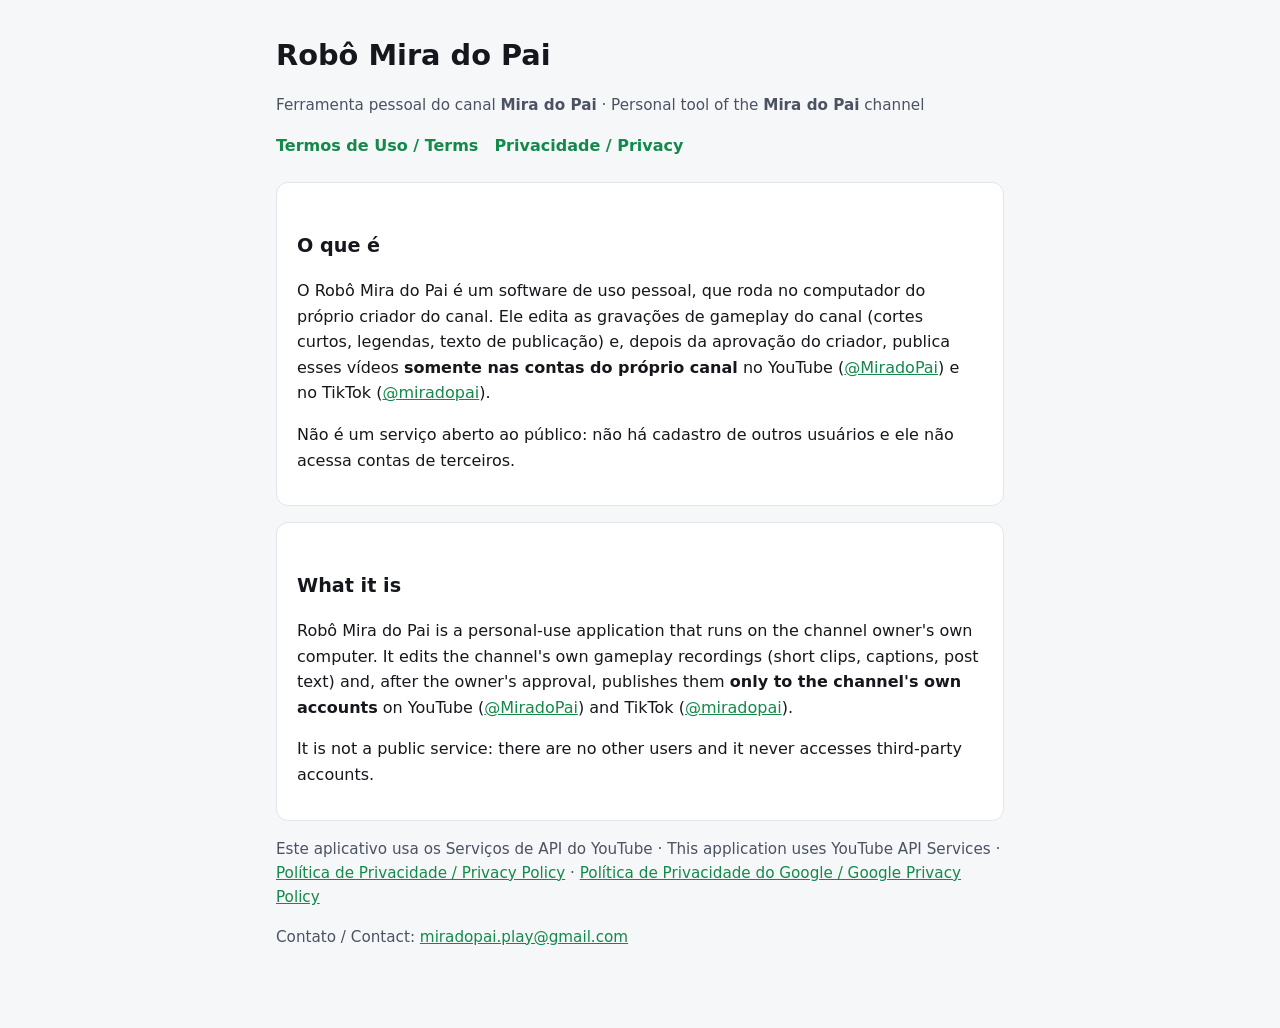
<file: index.html>
<!doctype html>
<html lang="pt-BR">
<head>
<meta charset="utf-8">
<meta name="viewport" content="width=device-width, initial-scale=1">
<title>Robô Mira do Pai</title>
<meta name="description" content="Ferramenta pessoal do canal Mira do Pai para editar e publicar os próprios vídeos de gameplay.">
<link rel="stylesheet" href="estilo.css">
</head>
<body>
<main>
<header>
  <h1>Robô Mira do Pai</h1>
  <p class="suave">Ferramenta pessoal do canal <strong>Mira do Pai</strong> · Personal tool of the <strong>Mira do Pai</strong> channel</p>
  <nav><a href="termos.html">Termos de Uso / Terms</a><a href="privacidade.html">Privacidade / Privacy</a></nav>
</header>

<div class="cartao">
  <h2>O que é</h2>
  <p>O Robô Mira do Pai é um software de uso pessoal, que roda no computador do próprio criador do canal. Ele edita
  as gravações de gameplay do canal (cortes curtos, legendas, texto de publicação) e, depois da aprovação do
  criador, publica esses vídeos <strong>somente nas contas do próprio canal</strong> no YouTube
  (<a href="https://www.youtube.com/@MiradoPai">@MiradoPai</a>) e no TikTok
  (<a href="https://www.tiktok.com/@miradopai">@miradopai</a>).</p>
  <p>Não é um serviço aberto ao público: não há cadastro de outros usuários e ele não acessa contas de terceiros.</p>
</div>

<div class="cartao">
  <h2>What it is</h2>
  <p>Robô Mira do Pai is a personal-use application that runs on the channel owner's own computer. It edits the
  channel's own gameplay recordings (short clips, captions, post text) and, after the owner's approval, publishes
  them <strong>only to the channel's own accounts</strong> on YouTube
  (<a href="https://www.youtube.com/@MiradoPai">@MiradoPai</a>) and TikTok
  (<a href="https://www.tiktok.com/@miradopai">@miradopai</a>).</p>
  <p>It is not a public service: there are no other users and it never accesses third-party accounts.</p>
</div>

<p class="suave">Este aplicativo usa os Serviços de API do YouTube · This application uses YouTube API Services ·
<a href="privacidade.html">Política de Privacidade / Privacy Policy</a> ·
<a href="https://www.google.com/policies/privacy">Política de Privacidade do Google / Google Privacy Policy</a></p>
<p class="suave">Contato / Contact: <a href="mailto:miradopai.play@gmail.com">miradopai.play@gmail.com</a></p>
</main>
</body>
</html>
</file>
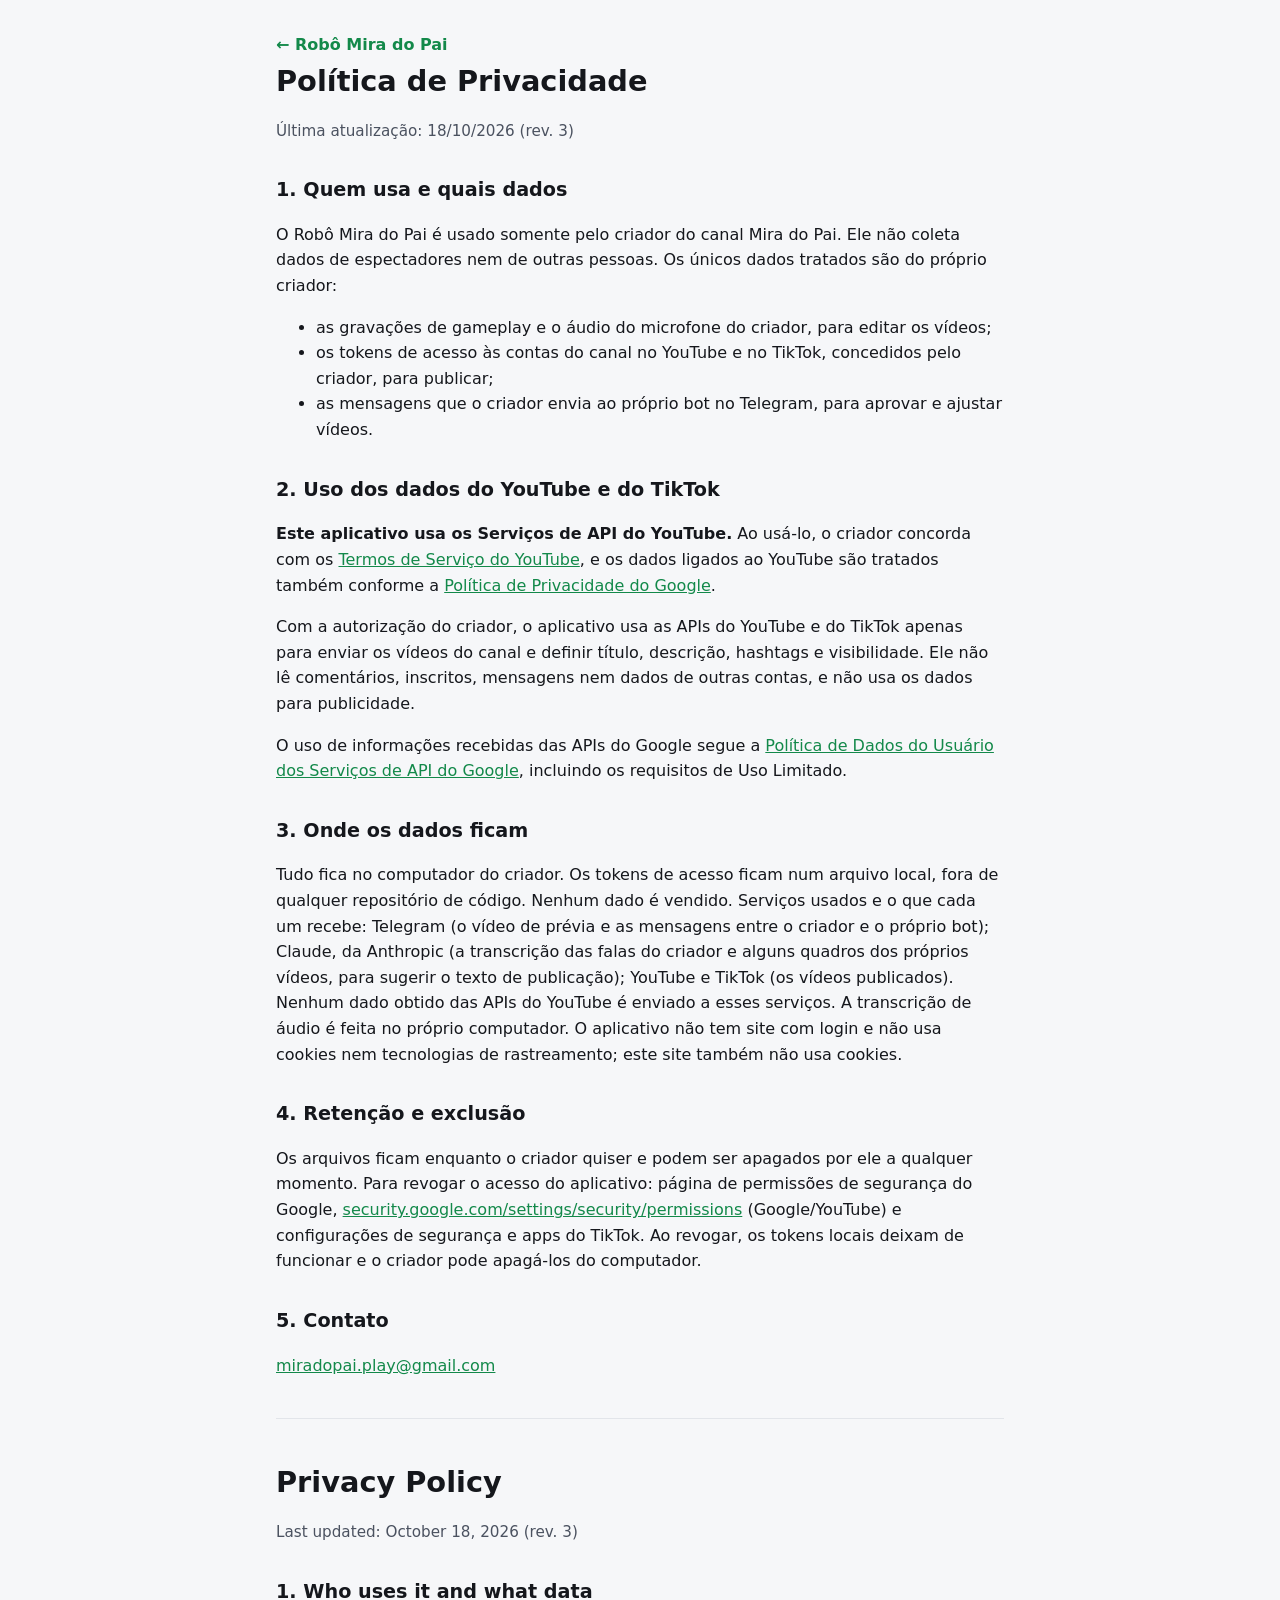
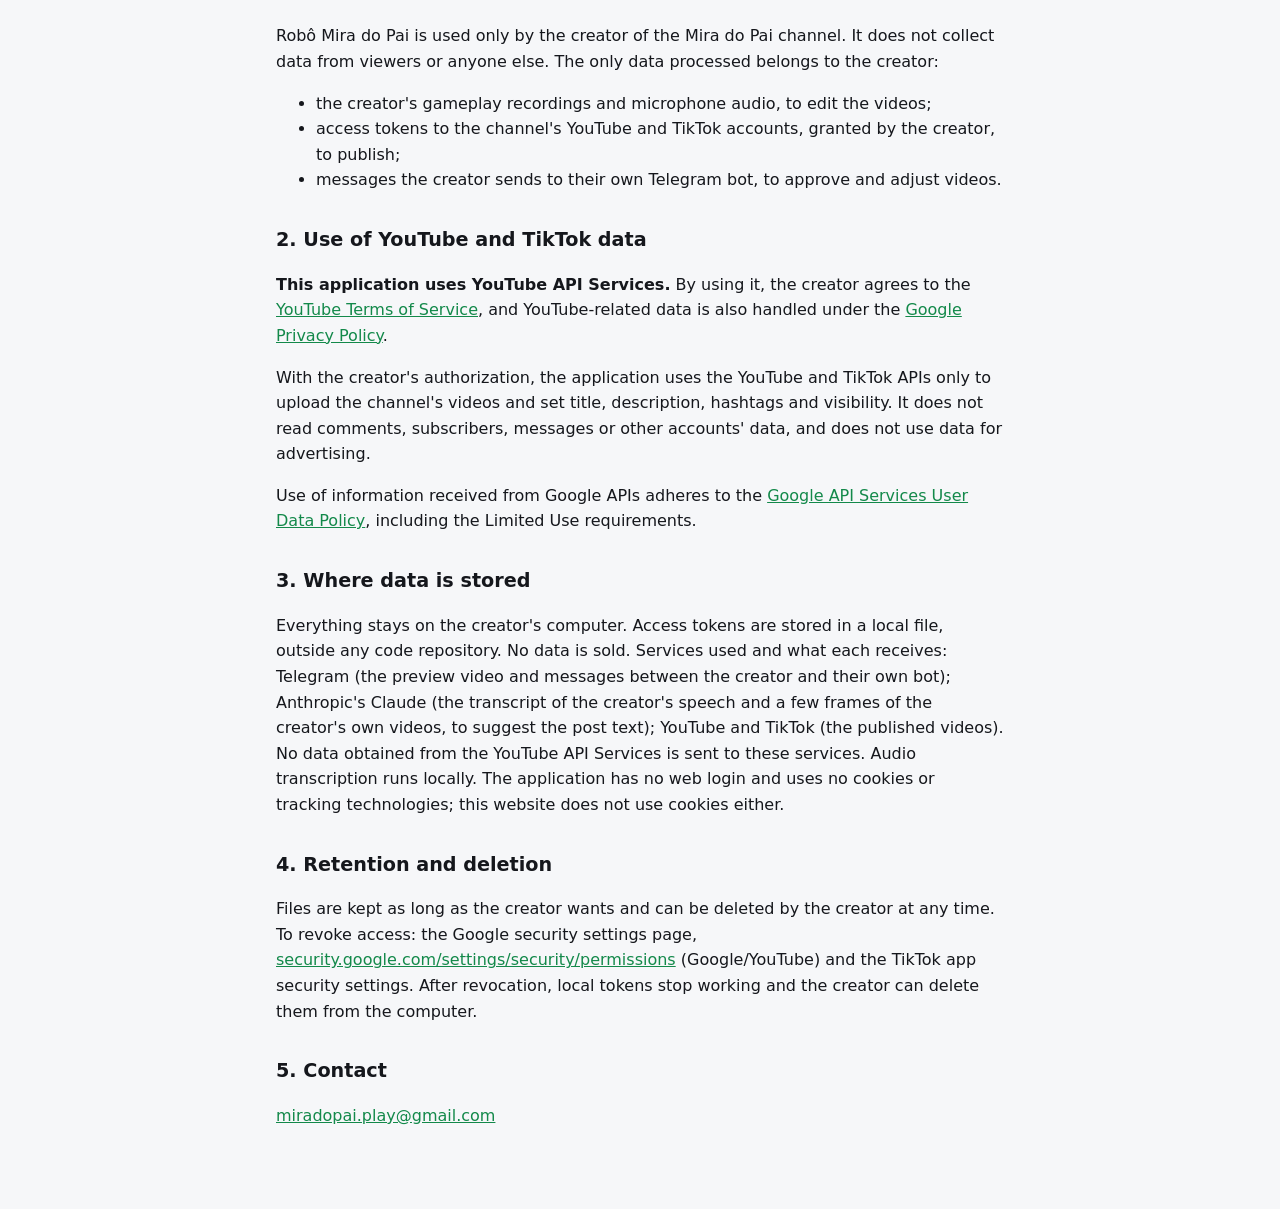
<file: privacidade.html>
<!doctype html>
<html lang="pt-BR">
<head>
<meta charset="utf-8">
<meta name="viewport" content="width=device-width, initial-scale=1">
<title>Política de Privacidade</title>
<meta name="description" content="Política de Privacidade do Robô Mira do Pai.">
<link rel="stylesheet" href="estilo.css">
</head>
<body>
<main>
<header>
  <a href="index.html">← Robô Mira do Pai</a>
  <h1>Política de Privacidade</h1>
  <p class="suave">Última atualização: 18/10/2026 (rev. 3)</p>
</header>

<h2>1. Quem usa e quais dados</h2>
<p>O Robô Mira do Pai é usado somente pelo criador do canal Mira do Pai. Ele não coleta dados de espectadores nem de
outras pessoas. Os únicos dados tratados são do próprio criador:</p>
<ul>
  <li>as gravações de gameplay e o áudio do microfone do criador, para editar os vídeos;</li>
  <li>os tokens de acesso às contas do canal no YouTube e no TikTok, concedidos pelo criador, para publicar;</li>
  <li>as mensagens que o criador envia ao próprio bot no Telegram, para aprovar e ajustar vídeos.</li>
</ul>

<h2>2. Uso dos dados do YouTube e do TikTok</h2>
<p><strong>Este aplicativo usa os Serviços de API do YouTube.</strong> Ao usá-lo, o criador concorda com os
<a href="https://www.youtube.com/t/terms">Termos de Serviço do YouTube</a>, e os dados ligados ao YouTube são tratados
também conforme a <a href="https://www.google.com/policies/privacy">Política de Privacidade do Google</a>.</p>
<p>Com a autorização do criador, o aplicativo usa as APIs do YouTube e do TikTok apenas para enviar os vídeos do canal
e definir título, descrição, hashtags e visibilidade. Ele não lê comentários, inscritos, mensagens nem dados de outras
contas, e não usa os dados para publicidade.</p>
<p>O uso de informações recebidas das APIs do Google segue a
<a href="https://developers.google.com/terms/api-services-user-data-policy">Política de Dados do Usuário dos Serviços
de API do Google</a>, incluindo os requisitos de Uso Limitado.</p>

<h2>3. Onde os dados ficam</h2>
<p>Tudo fica no computador do criador. Os tokens de acesso ficam num arquivo local, fora de qualquer repositório de
código. Nenhum dado é vendido. Serviços usados e o que cada um recebe: Telegram (o vídeo de prévia e as mensagens entre o
criador e o próprio bot); Claude, da Anthropic (a transcrição das falas do criador e alguns quadros dos próprios vídeos, para sugerir o
texto de publicação); YouTube e TikTok (os vídeos publicados). Nenhum dado obtido das APIs do YouTube é enviado a esses
serviços. A transcrição de áudio é feita no próprio computador. O aplicativo não tem site com login e não usa cookies
nem tecnologias de rastreamento; este site também não usa cookies.</p>

<h2>4. Retenção e exclusão</h2>
<p>Os arquivos ficam enquanto o criador quiser e podem ser apagados por ele a qualquer momento. Para revogar o acesso
do aplicativo: página de permissões de segurança do Google,
<a href="https://security.google.com/settings/security/permissions">security.google.com/settings/security/permissions</a>
(Google/YouTube)
e configurações de segurança e apps do TikTok. Ao revogar, os tokens locais deixam de funcionar e o criador pode apagá-los do computador.</p>

<h2>5. Contato</h2>
<p><a href="mailto:miradopai.play@gmail.com">miradopai.play@gmail.com</a></p>

<hr>

<h1>Privacy Policy</h1>
<p class="suave">Last updated: October 18, 2026 (rev. 3)</p>
<h2>1. Who uses it and what data</h2>
<p>Robô Mira do Pai is used only by the creator of the Mira do Pai channel. It does not collect data from viewers or
anyone else. The only data processed belongs to the creator:</p>
<ul>
  <li>the creator's gameplay recordings and microphone audio, to edit the videos;</li>
  <li>access tokens to the channel's YouTube and TikTok accounts, granted by the creator, to publish;</li>
  <li>messages the creator sends to their own Telegram bot, to approve and adjust videos.</li>
</ul>
<h2>2. Use of YouTube and TikTok data</h2>
<p><strong>This application uses YouTube API Services.</strong> By using it, the creator agrees to the
<a href="https://www.youtube.com/t/terms">YouTube Terms of Service</a>, and YouTube-related data is also handled under the
<a href="https://www.google.com/policies/privacy">Google Privacy Policy</a>.</p>
<p>With the creator's authorization, the application uses the YouTube and TikTok APIs only to upload the channel's
videos and set title, description, hashtags and visibility. It does not read comments, subscribers, messages or other
accounts' data, and does not use data for advertising.</p>
<p>Use of information received from Google APIs adheres to the
<a href="https://developers.google.com/terms/api-services-user-data-policy">Google API Services User Data Policy</a>,
including the Limited Use requirements.</p>
<h2>3. Where data is stored</h2>
<p>Everything stays on the creator's computer. Access tokens are stored in a local file, outside any code repository.
No data is sold. Services used and what each receives: Telegram (the preview video and messages between the creator and
their own bot); Anthropic's Claude (the transcript of the creator's speech and a few frames of the creator's own videos, to
suggest the post text); YouTube and TikTok (the published videos). No data obtained from the YouTube API Services is
sent to these services. Audio transcription runs locally. The application has no web login and uses no cookies or
tracking technologies; this website does not use cookies either.</p>
<h2>4. Retention and deletion</h2>
<p>Files are kept as long as the creator wants and can be deleted by the creator at any time. To revoke access: the Google security settings page,
<a href="https://security.google.com/settings/security/permissions">security.google.com/settings/security/permissions</a>
(Google/YouTube) and the TikTok
app security settings. After revocation, local tokens stop working and the creator can delete them from the computer.</p>
<h2>5. Contact</h2>
<p><a href="mailto:miradopai.play@gmail.com">miradopai.play@gmail.com</a></p>
</main>
</body>
</html>
</file>
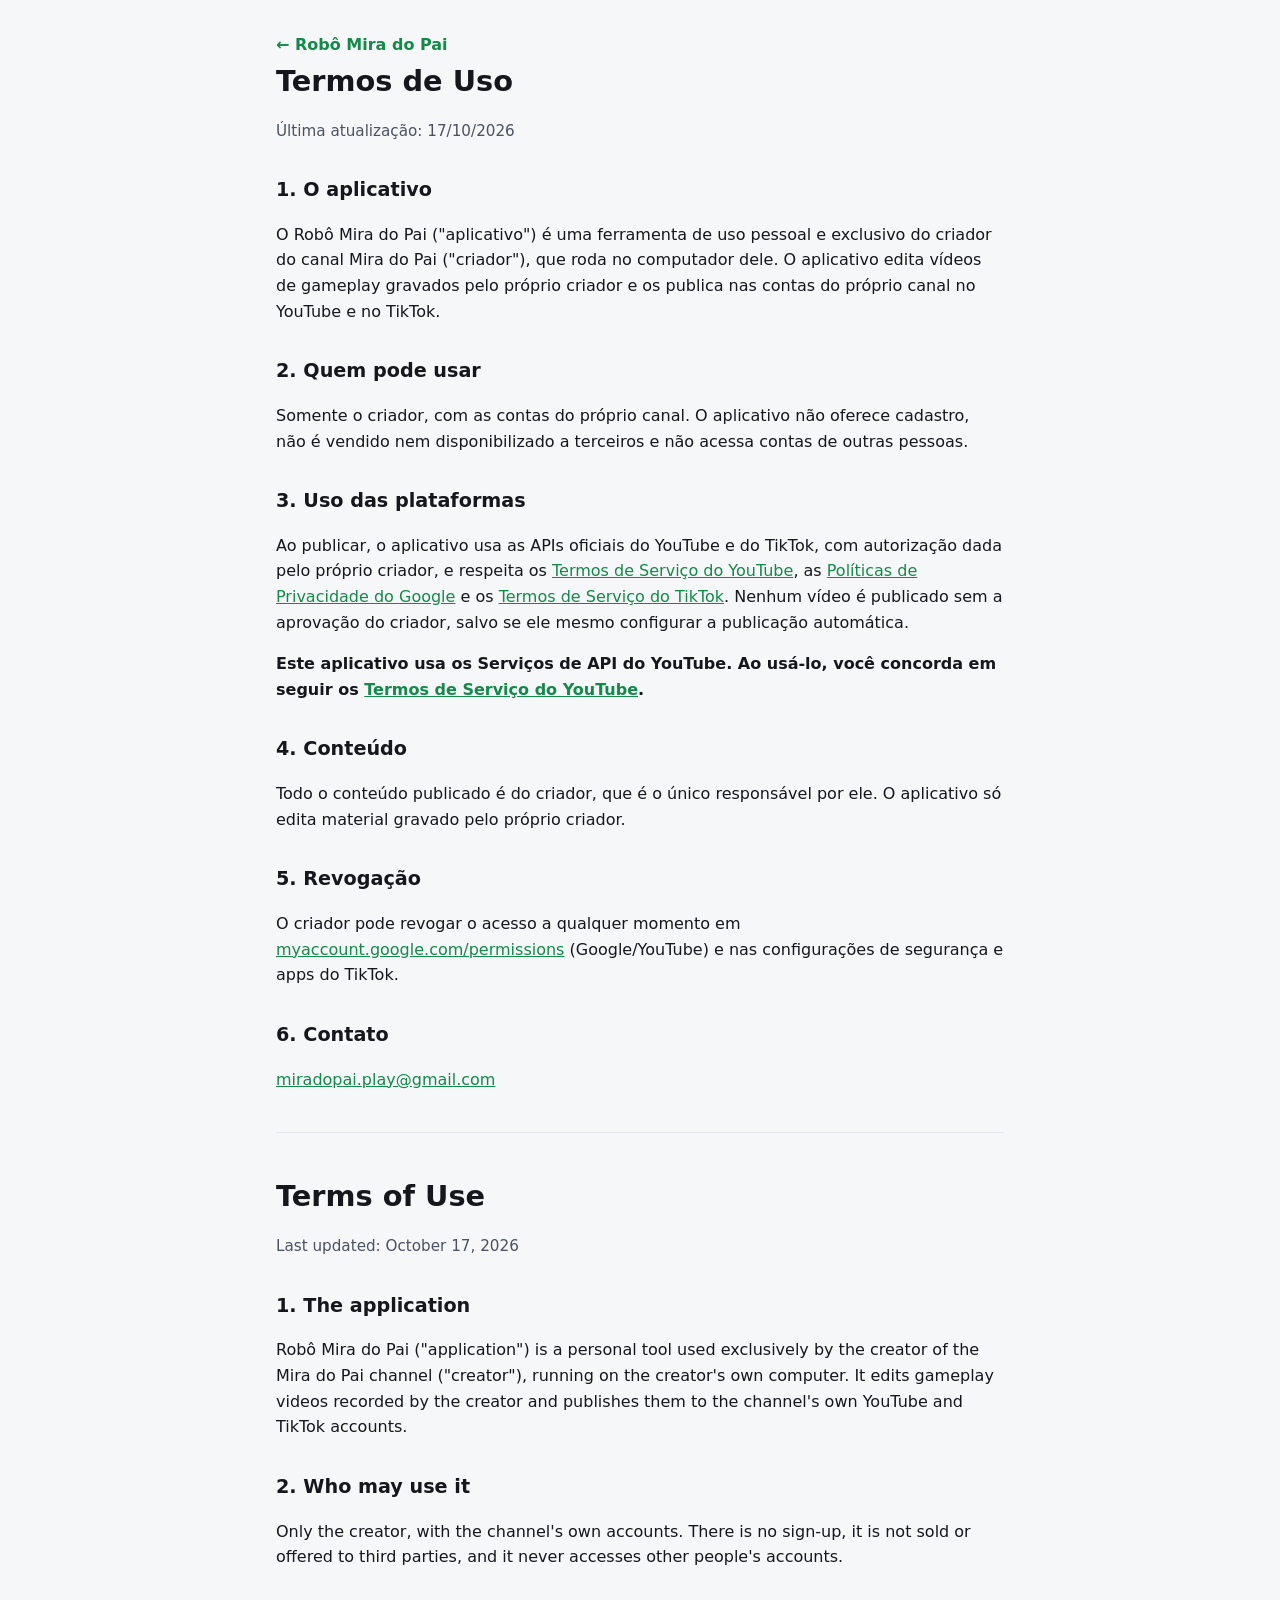
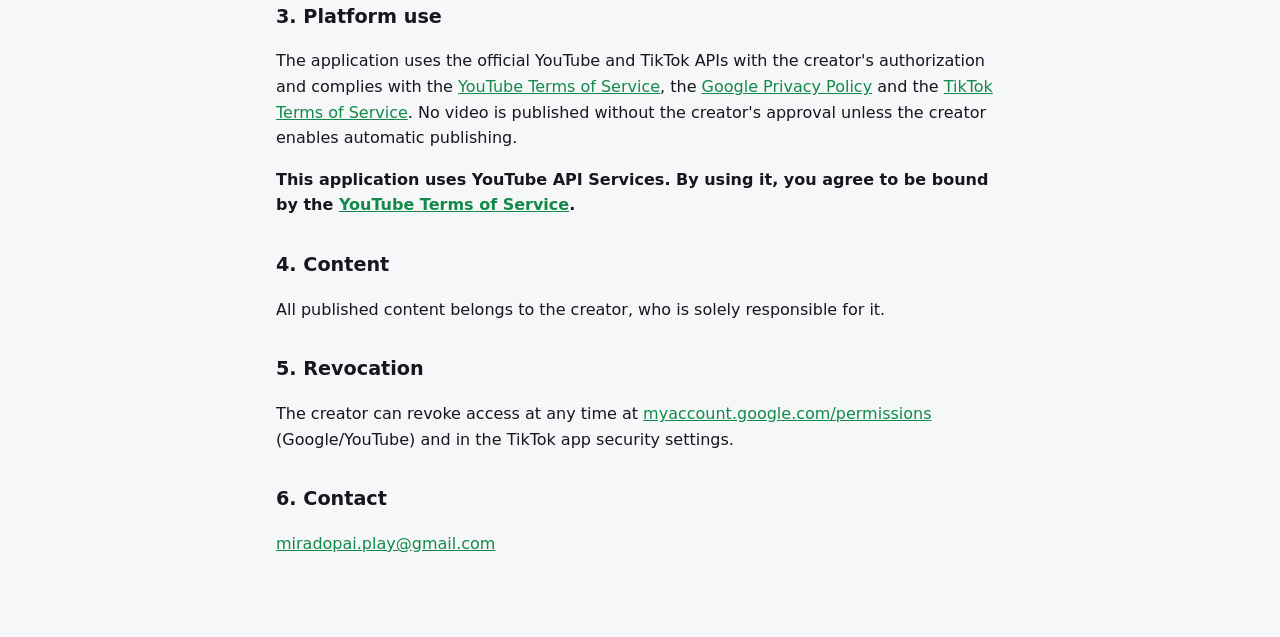
<file: termos.html>
<!doctype html>
<html lang="pt-BR">
<head>
<meta charset="utf-8">
<meta name="viewport" content="width=device-width, initial-scale=1">
<title>Termos de Uso</title>
<meta name="description" content="Termos de Uso do Robô Mira do Pai.">
<link rel="stylesheet" href="estilo.css">
</head>
<body>
<main>
<header>
  <a href="index.html">← Robô Mira do Pai</a>
  <h1>Termos de Uso</h1>
  <p class="suave">Última atualização: 17/10/2026</p>
</header>

<h2>1. O aplicativo</h2>
<p>O Robô Mira do Pai ("aplicativo") é uma ferramenta de uso pessoal e exclusivo do criador do canal Mira do Pai
("criador"), que roda no computador dele. O aplicativo edita vídeos de gameplay gravados pelo próprio criador e os
publica nas contas do próprio canal no YouTube e no TikTok.</p>

<h2>2. Quem pode usar</h2>
<p>Somente o criador, com as contas do próprio canal. O aplicativo não oferece cadastro, não é vendido nem
disponibilizado a terceiros e não acessa contas de outras pessoas.</p>

<h2>3. Uso das plataformas</h2>
<p>Ao publicar, o aplicativo usa as APIs oficiais do YouTube e do TikTok, com autorização dada pelo próprio criador,
e respeita os <a href="https://www.youtube.com/t/terms">Termos de Serviço do YouTube</a>, as
<a href="https://policies.google.com/privacy">Políticas de Privacidade do Google</a> e os
<a href="https://www.tiktok.com/legal/terms-of-service">Termos de Serviço do TikTok</a>. Nenhum vídeo é publicado
sem a aprovação do criador, salvo se ele mesmo configurar a publicação automática.</p>
<p><strong>Este aplicativo usa os Serviços de API do YouTube. Ao usá-lo, você concorda em seguir os
<a href="https://www.youtube.com/t/terms">Termos de Serviço do YouTube</a>.</strong></p>

<h2>4. Conteúdo</h2>
<p>Todo o conteúdo publicado é do criador, que é o único responsável por ele. O aplicativo só edita material gravado
pelo próprio criador.</p>

<h2>5. Revogação</h2>
<p>O criador pode revogar o acesso a qualquer momento em
<a href="https://myaccount.google.com/permissions">myaccount.google.com/permissions</a> (Google/YouTube) e nas
configurações de segurança e apps do TikTok.</p>

<h2>6. Contato</h2>
<p><a href="mailto:miradopai.play@gmail.com">miradopai.play@gmail.com</a></p>

<hr>

<h1>Terms of Use</h1>
<p class="suave">Last updated: October 17, 2026</p>
<h2>1. The application</h2>
<p>Robô Mira do Pai ("application") is a personal tool used exclusively by the creator of the Mira do Pai channel
("creator"), running on the creator's own computer. It edits gameplay videos recorded by the creator and publishes
them to the channel's own YouTube and TikTok accounts.</p>
<h2>2. Who may use it</h2>
<p>Only the creator, with the channel's own accounts. There is no sign-up, it is not sold or offered to third
parties, and it never accesses other people's accounts.</p>
<h2>3. Platform use</h2>
<p>The application uses the official YouTube and TikTok APIs with the creator's authorization and complies with the
<a href="https://www.youtube.com/t/terms">YouTube Terms of Service</a>, the
<a href="https://policies.google.com/privacy">Google Privacy Policy</a> and the
<a href="https://www.tiktok.com/legal/terms-of-service">TikTok Terms of Service</a>. No video is published without
the creator's approval unless the creator enables automatic publishing.</p>
<p><strong>This application uses YouTube API Services. By using it, you agree to be bound by the
<a href="https://www.youtube.com/t/terms">YouTube Terms of Service</a>.</strong></p>
<h2>4. Content</h2>
<p>All published content belongs to the creator, who is solely responsible for it.</p>
<h2>5. Revocation</h2>
<p>The creator can revoke access at any time at
<a href="https://myaccount.google.com/permissions">myaccount.google.com/permissions</a> (Google/YouTube) and in the
TikTok app security settings.</p>
<h2>6. Contact</h2>
<p><a href="mailto:miradopai.play@gmail.com">miradopai.play@gmail.com</a></p>
</main>
</body>
</html>
</file>
<file: estilo.css>
:root {
  --fundo: #0f1115;
  --texto: #e8eaf0;
  --suave: #a3a9b8;
  --destaque: #3ddc84;
  --cartao: #181b22;
  --borda: #262a33;
}
@media (prefers-color-scheme: light) {
  :root { --fundo: #f6f7f9; --texto: #15171c; --suave: #4b5260; --destaque: #13894a; --cartao: #ffffff; --borda: #e2e5ea; }
}
* { box-sizing: border-box; }
body {
  margin: 0; background: var(--fundo); color: var(--texto);
  font: 16px/1.6 system-ui, -apple-system, "Segoe UI", Roboto, sans-serif;
}
main { max-width: 760px; margin: 0 auto; padding: 32px 16px 64px; }
header { margin-bottom: 24px; }
header a { color: var(--destaque); text-decoration: none; font-weight: 600; }
h1 { font-size: 1.8rem; margin: 0 0 4px; }
h2 { font-size: 1.2rem; margin-top: 32px; }
p, li { color: var(--texto); }
.suave { color: var(--suave); font-size: .95rem; }
.cartao { background: var(--cartao); border: 1px solid var(--borda); border-radius: 12px; padding: 16px 20px; margin: 16px 0; }
nav a { margin-right: 16px; color: var(--destaque); }
hr { border: 0; border-top: 1px solid var(--borda); margin: 40px 0; }
a { color: var(--destaque); }
</file>
